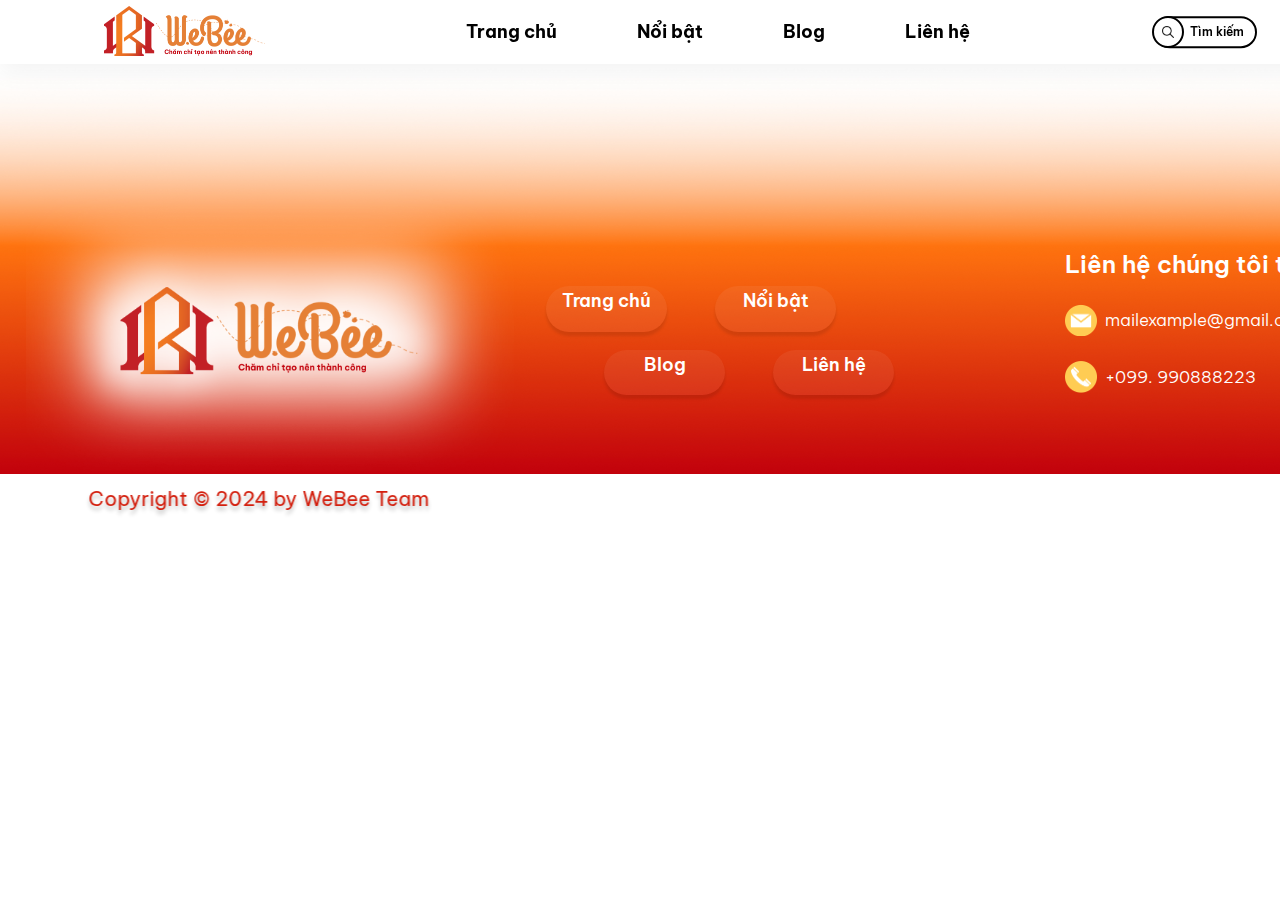
<file: index.html>
<!DOCTYPE html>
<html lang="en">
<head>
    <meta charset="UTF-8">
    <meta name="viewport" content="width=device-width, initial-scale=1.0">
    <title>Document</title>
</head>
<body>
    <header class="header"></header>
    <footer class="footer"></footer>
    <script src="assets/js/header.js"></script>
    <script src="assets/js/footer.js"></script>
</body>
</html>
</file>
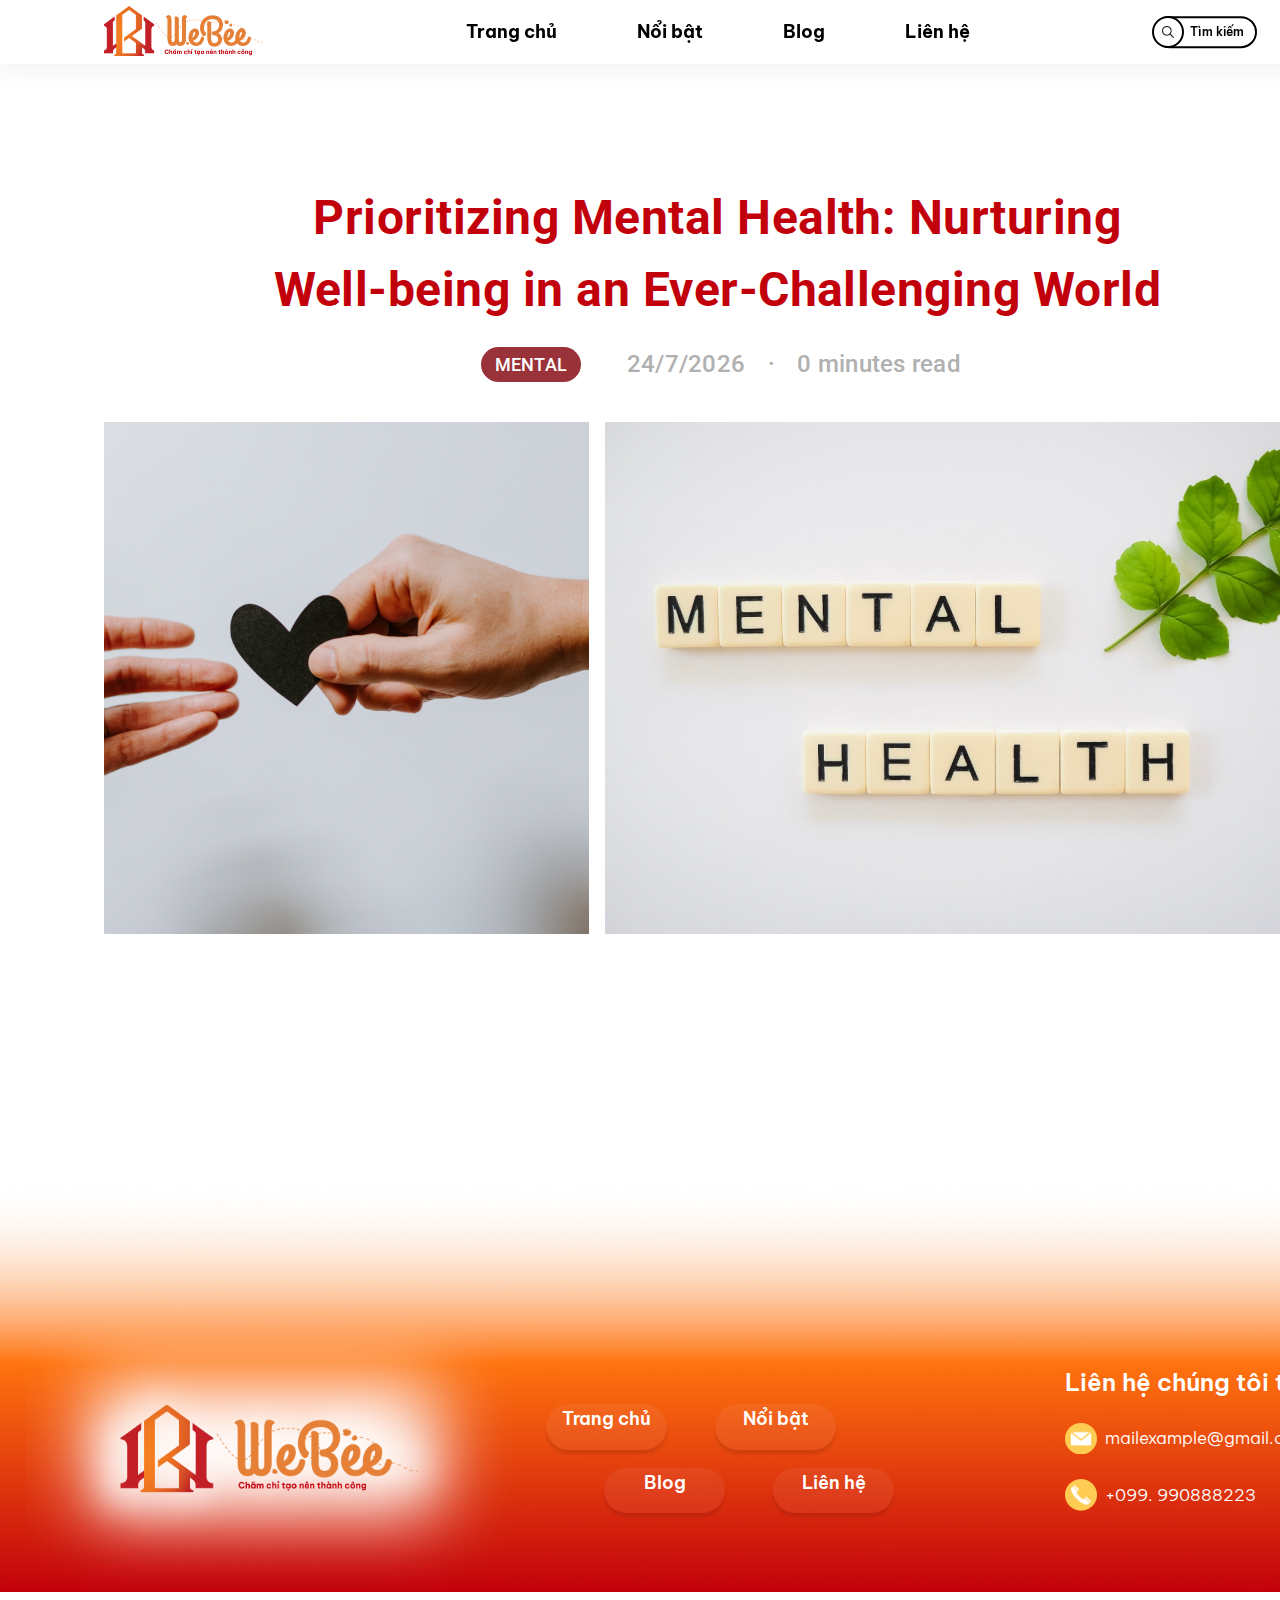
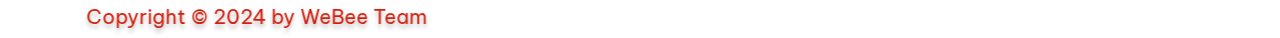
<file: blog-detail.html>
<!DOCTYPE html>
<html lang="en">
<head>
    <meta charset="UTF-8">
    <meta name="viewport" content="width=device-width, initial-scale=1.0">
    <title>Blog detail</title>
    <link rel="stylesheet" href="assets/css/blog-detail.css">
</head>
<body>
    <header class="header"></header>


    <div class="container">
        <h2 class="container__title">Prioritizing Mental Health: Nurturing<br>Well-being in an Ever-Challenging World</h2>
        <div class="container__box-info">
            <div class = "container__hashtag">
                <p>MENTAL</p>
            </div>
            <div class="container__time">
                <p class="date">03/09/2023</p>
                <p class="point">·</p>
                <p class="time">8 minutes read</p>
            </div>
        </div>
        <div class="container__box-img">
            <div class="wrapper">
                <img class="img-left" src="assets/img/blog-detail/img-left.png" alt="">
                <img class="img-right" src="assets/img/blog-detail/img-right.png" alt="">
            </div>
        </div>
    </div>


    <footer class="footer"></footer>
    <script src="assets/js/header.js"></script>
    <script src="assets/js/footer.js"></script>
    <script src="assets/js/blog-detail.js"></script>
    <script type="module">
    </script>
</body>
</html>
</file>
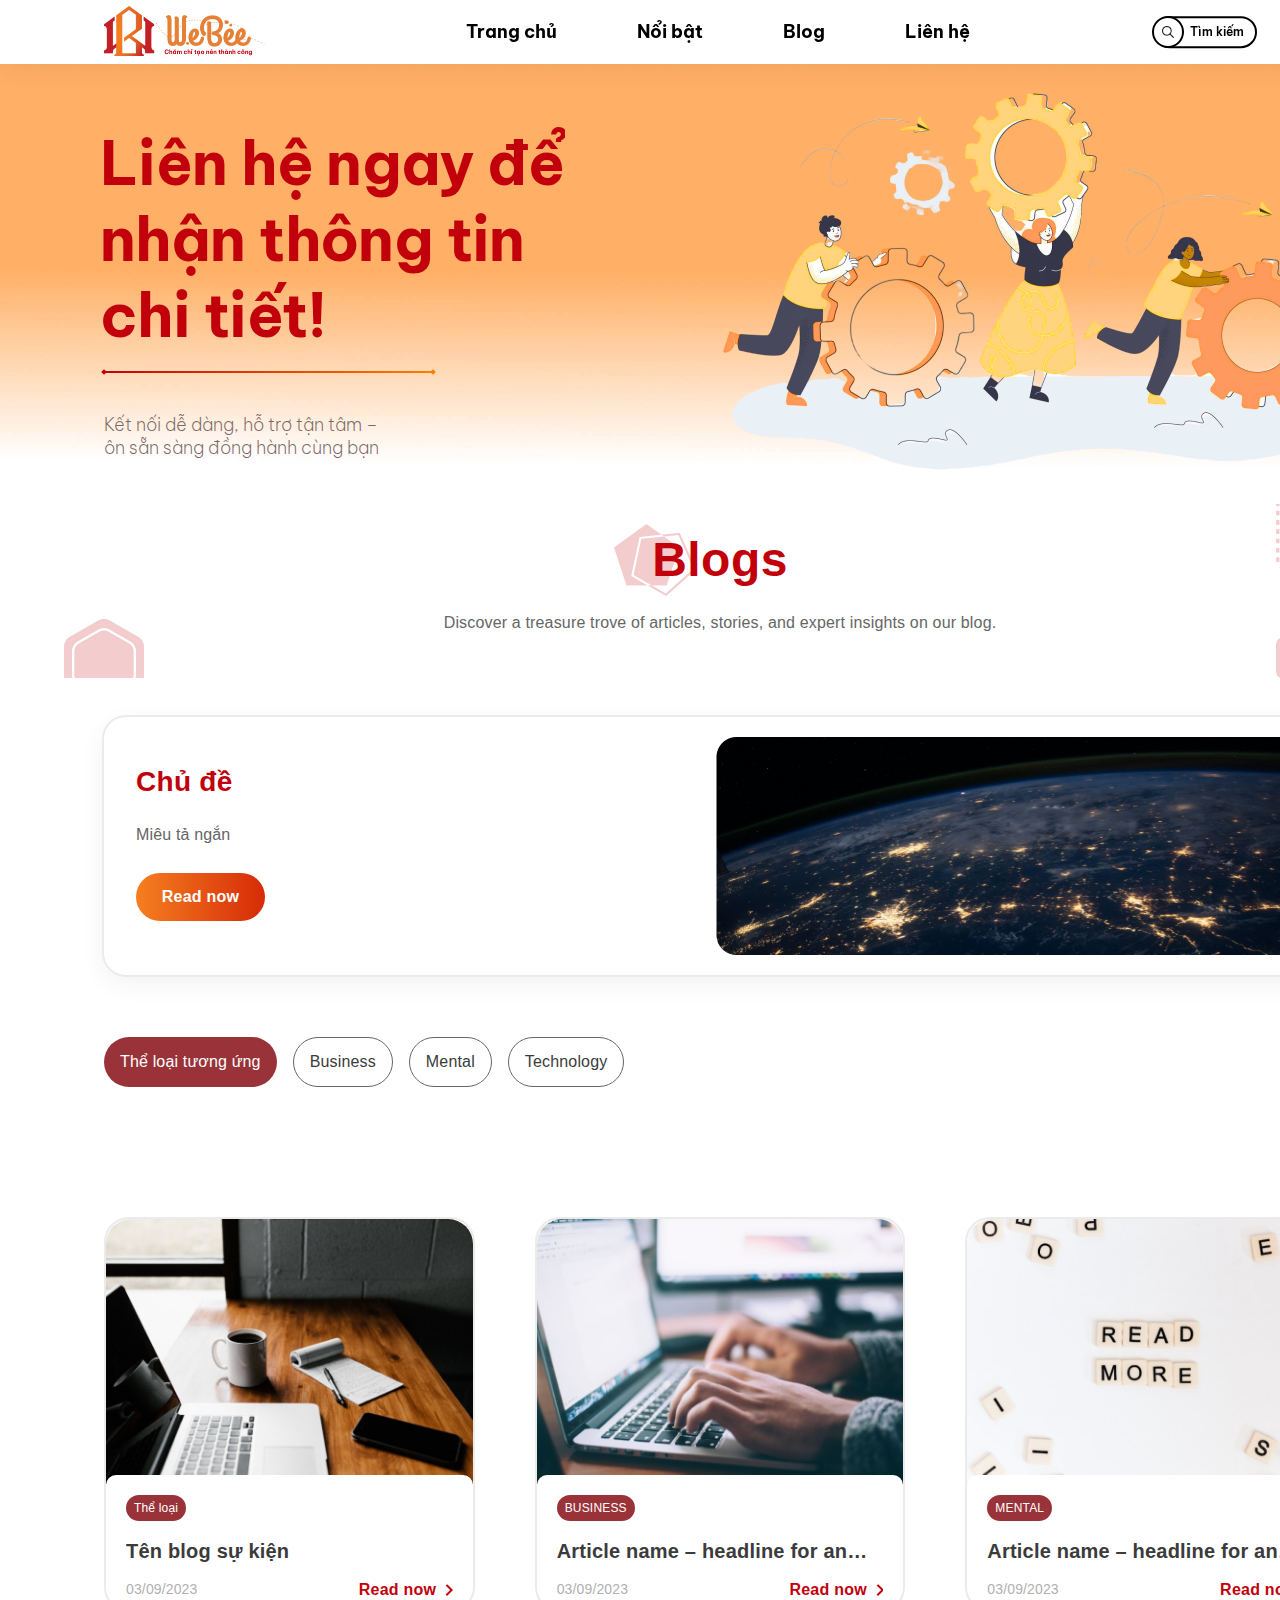
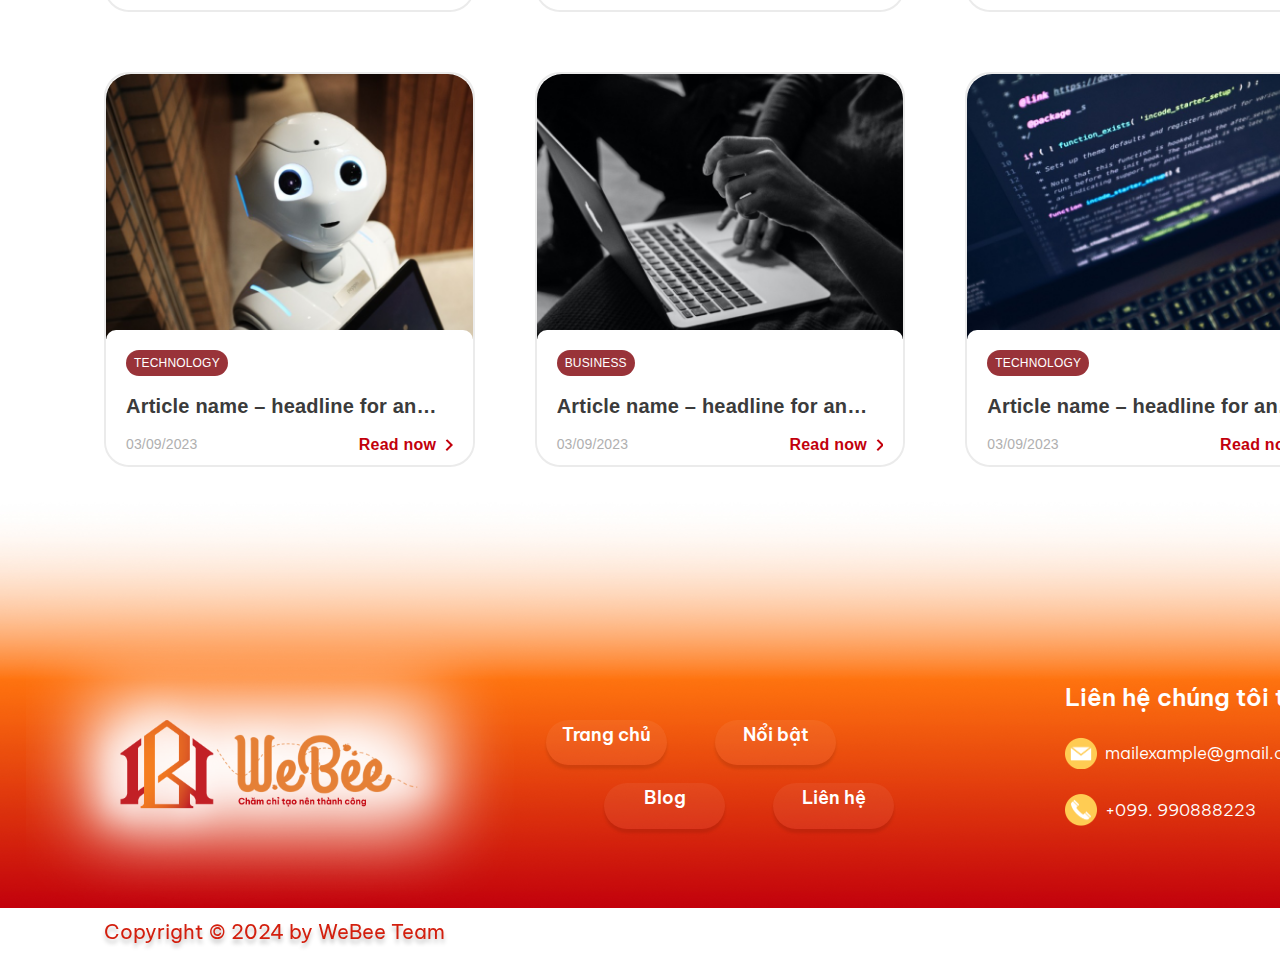
<file: blogs.html>
<!DOCTYPE html>
<html lang="en">

<head>
    <meta charset="UTF-8">
    <meta name="viewport" content="width=device-width, initial-scale=1.0">
    <title>Document</title>
    <link rel="stylesheet" href="assets/css/blogs.css">
</head>

<body>
    <header class="header"></header>
    <content>
        <div class="selection1">
            <div class="wrapper">
                <div class="selection1--left">
                    <h1 class="selection1__title">Liên hệ ngay để nhận thông tin<br>chi tiết!</h1>
                    <div class='underline'>
                        <div class="square1 square"></div>
                        <div class="square2 square"></div>
                    </div>
                    <p class="selection1__comment">Kết nối dễ dàng, hỗ trợ tận tâm –<br>ôn sẵn sàng đồng hành cùng bạn
                    </p>
                </div>
                <div class="selection1--right"></div>
            </div>
        </div>
        <div class="banner">
            <div class="wrapper">
                <div class="banner__title">
                    <img class="title__img" src="assets/img/blogs/banner/Ornament 71.jpg" alt="">
                    <h1 class="title__text">Blogs</h1>
                </div>
                <p class="banner__comment">Discover a treasure trove of articles, stories, and expert insights on our
                    blog.</p>
                <img class="img-bg-left" src="assets/img/blogs/banner/Ornament 73.jpg" alt="">
                <div class="img-bg-right">
                    <img class="img-top" src="assets/img/blogs/banner/Ornament 64.png" alt="">
                    <img class="img-bottom" src="assets/img/blogs/banner/Ornament 65.png" alt="">
                </div>
            </div>
        </div>
        <div class="topic">
            <div class="wrapper">
                <div class="topic-left">
                    <h2 class="topic__title">Chủ đề</h2>
                    <p class="topic__comment">Miêu tả ngắn</p>
                    <div class="topic__button">Read now</div>
                </div>
                <img class="topic-right topic__img" src="assets/img/blogs/topic/img.png" alt="">
            </div>
        </div>
        <div class="selection2">
            <div class="wrapper">
                <div class="item" id="selection2__item1">Thể loại tương ứng</div>
                <div class="item" id="selection2__item2">Business</div>
                <div class="item" id="selection2__item3">Mental</div>
                <div class="item" id="selection2__item4">Technology</div>
            </div>
        </div>
        <div class="selection3">
            <div class="wrapper">
                <div class="item">
                    <img src="assets/img/blogs/selection3/img1.png" alt="">
                    <div class="item__content">
                        <div class="item__hashtag">Thể loại</div>
                        <br>
                        <label class="item__title" for="">Tên blog sự kiện</label>
                        <div class="item__date">
                            <p>03/09/2023</p>
                            <div class="item__button">Read now<img src="assets/img/blogs/selection3/Vector.png" alt=""></div>
                        </div>
                    </div>
                </div>
                <div class="item">
                    <img src="assets/img/blogs/selection3/img2.png" alt="">
                    <div class="item__content">
                        <div class="item__hashtag">BUSINESS</div>
                        <br>
                        <label class="item__title" for="">Article name – headline for an article</label>
                        <div class="item__date">
                            <p>03/09/2023</p>
                            <div class="item__button">Read now<img src="assets/img/blogs/selection3/Vector.png" alt=""></div>
                        </div>
                    </div>
                </div>
                <div class="item">
                    <img src="assets/img/blogs/selection3/img3.png" alt="">
                    <div class="item__content">
                        <div class="item__hashtag">MENTAL</div>
                        <br>
                        <label class="item__title" for="">Article name – headline for an article</label>
                        <div class="item__date">
                            <p>03/09/2023</p>
                            <div class="item__button">Read now<img src="assets/img/blogs/selection3/Vector.png" alt=""></div>
                        </div>
                    </div>
                </div>
                <div class="item">
                    <img src="assets/img/blogs/selection3/img4.png" alt="">
                    <div class="item__content">
                        <div class="item__hashtag">TECHNOLOGY</div>
                        <br>
                        <label class="item__title" for="">Article name – headline for an article</label>
                        <div class="item__date">
                            <p>03/09/2023</p>
                            <div class="item__button">Read now<img src="assets/img/blogs/selection3/Vector.png" alt=""></div>
                        </div>
                    </div>
                </div>
                <div class="item">
                    <img src="assets/img/blogs/selection3/img5.png" alt="">
                    <div class="item__content">
                        <div class="item__hashtag">BUSINESS</div>
                        <br>
                        <label class="item__title" for="">Article name – headline for an article</label>
                        <div class="item__date">
                            <p>03/09/2023</p>
                            <div class="item__button">Read now<img src="assets/img/blogs/selection3/Vector.png" alt=""></div>
                        </div>
                    </div>
                </div>
                <div class="item">
                    <img src="assets/img/blogs/selection3/img6.png" alt="">
                    <div class="item__content">
                        <div class="item__hashtag">TECHNOLOGY</div>
                        <br>
                        <label class="item__title" for="">Article name – headline for an article</label>
                        <div class="item__date">
                            <p>03/09/2023</p>
                            <div class="item__button">Read now<img src="assets/img/blogs/selection3/Vector.png" alt=""></div>
                        </div>
                    </div>
                </div>
            </div>
        </div>
    </content>
    <footer class="footer"></footer>
    <script src="assets/js/blogs.js"></script>
    <script src="assets/js/header.js"></script>
    <script src="assets/js/footer.js"></script>
</body>

</html>
</file>
<file: assets/css/blog-detail.css>
/* roboto font */
@import url('https://fonts.googleapis.com/css2?family=Roboto:ital,wght@0,100;0,300;0,400;0,500;0,700;0,900;1,100;1,300;1,400;1,500;1,700;1,900&display=swap');
/* be VietNam font */
@import url('https://fonts.googleapis.com/css2?family=Be+Vietnam+Pro:ital,wght@0,100;0,200;0,300;0,400;0,500;0,600;0,700;0,800;0,900;1,100;1,200;1,300;1,400;1,500;1,600;1,700;1,800;1,900&display=swap');
/* bacsic css */
.container {
    width: 100%;
    min-height: 1000px;
    background-color: white;
    justify-content: center;
    margin-top: 118px;
    position: relative;
}

.container__title {
    position: relative;
    transform: translateX(-50%);
    left: 50%;
    width: 893px;
    height: 144px;
    font-family: 'Roboto';
    font-style: normal;
    font-weight: 700;
    font-size: 48px;
    line-height: 150%;
    text-align: center;
    letter-spacing: 0.01em;
    color: #C2000C;
}

.container__box-info {
    display: flex;
    position: relative;
    transform: translateX(-50%);
    left: 50%;
    width: 478px;
    height: 36px;
    gap: 46px;
    margin-top: 20px;
}

.container__time {
    display: flex;
    gap: 22.5px;
}

.container * {
    display: flex;
    align-items: center;
}

.container__hashtag {
    display: flex;
    justify-content: center;
    align-items: center;
    padding: 4px 14px;
    width: auto;
    height: auto;
    background: #993339;
    border-radius: 40px;
}

.container__hashtag p {
    display: flex;
    justify-content: center;
    width: 72px;
    height: 27px;
    font-family: 'roboto';
    font-style: normal;
    font-size: 18px;
    font-weight: 500;
    line-height: 27px;
    letter-spacing: 0.015em;
    text-align: left;
    overflow: hidden;
    color: white;
}

.container__time p {
    display: flex;
    height: 36px;
    font-family: 'Roboto';
    font-style: normal;
    font-weight: 500;
    font-size: 24px;
    letter-spacing: 0.01em;
    color: #B0B0B0;
}

.container__time .time {
    width: 200px;
    height: 36px;
}

.container__box-img{
    margin-top: 40px;
    width: 100%;
    display: flex;
    justify-content: center;
}
.container__box-img .wrapper{
    width: calc(100% - 104*2px);
    display: flex;
    gap: 16px;
}
.container__box-img .wrapper .img-left{
    width: calc((100% - 16px) / 1216 * 485);
}
.container__box-img .wrapper .img-right{
    width: calc((100% - 16px) / 1216 * 731);
}
</file>
<file: assets/css/blogs.css>
/* underline */
.underline {
    width: 471px;
    height: 0;
    border: 0.5px solid transparent;
    display: flex;
    align-items: center;
    position: relative;
    background: linear-gradient(#ccc 0 0) padding-box, linear-gradient(to right, #C2000C, #FF7F00) border-box;
    border-radius: 15px;
}

.square {
    width: 0;
    height: 0;
    border: 2px solid #000;
    position: absolute;
    transform: rotate(45deg);
}

.square1 {
    left: -1px;
    border-color: #C2000C;
}

.square2 {
    right: -1px;
    border-color: #FF7F00;
}

/* selection1 */
.selection1 {
    box-sizing: border-box;
    padding-top: 61px;
    position: relative;
    width: 100%;
    height: 440px;
    background-image: url(../img/blogs/selection1/bg.jpg);
    background-size: cover;
}

.selection1 .wrapper {
    width: calc(100% - 104px*2);
    margin: auto;
    display: flex;
    position: relative;
}

.selection1--left {
    position: relative;
}

.selection1__title {
    font-family: 'Be Vietnam Pro';
    font-style: normal;
    font-weight: 700;
    font-size: 60px;
    line-height: 76px;
    display: flex;
    align-items: center;
    background: linear-gradient(0deg, #C2000C, #C2000C);
    -webkit-background-clip: text;
    -webkit-text-fill-color: transparent;
    background-clip: text;
    letter-spacing: -0.58px;
    position: relative;
    transform: translateX(-4px);
    width: 465px;
}

.selection1 .underline {
    margin-top: 18px;
    width: 331px;
    transform: translateX(-2px);
}

.selection1__comment {
    margin-top: 40px;
    font-family: 'Be Vietnam Pro';
    font-style: normal;
    font-weight: 200;
    font-size: 18px;
    line-height: 23px;
    display: flex;
    align-items: center;
    color: #7C6565;
}

.selection1--right {
    background-image: url(../img/blogs/selection1/image.png);
    width: 632px;
    height: 438px;
    background-size: cover;
    position: absolute;
    right: 0;
    margin-top: 30px;
    transform: translate(9px, -90px);
}

/* banner */
.banner {
    width: 100%;
    position: relative;
    box-sizing: border-box;
}

.banner .wrapper {
    position: relative;
    width: calc(100% - 104px*2);
    margin: auto;
    justify-content: center;
}

.banner__title {
    padding-top: 20px;
    position: relative;
    display: flex;
    width: 100%;
    justify-content: center;
}

.banner__title .title__img {
    position: absolute;
    z-index: -1;
    width: 82px;
    transform: translate(-65px, 0px);
}

.banner__title .title__text {
    font-family: 'roboto', sans-serif;
    font-style: normal;
    font-size: 48px;
    font-weight: 600;
    line-height: 72px;
    letter-spacing: 0.01em;
    text-align: center;
    color: #C2000C;
}

.banner .banner__comment {
    margin-top: 15px;
    width: 100%;
    text-align: center;
    display: inline-block;

    font-family: "Roboto", sans-serif;
    font-size: 16px;
    font-weight: 400;
    line-height: 24px;
    letter-spacing: 0.01em;
    text-align: center;
    color: #666666;
    margin-bottom: 80px;
}

.img-bg-left {
    position: absolute;
    transform: translate(-50%, 23px);
    left: 0px;
    width: 80px;
}

.img-bg-right {
    width: 120px;
    height: 200%;
    position: absolute;
    transform: translateX(50%);
    right: 0;
    top: 0;
}

.img-bg-right .img-top {
    width: 120px;
}

.img-bg-right .img-bottom {
    margin-top: 20px;
    width: 60px;
    position: relative;
}

/* topic */
.topic {
    padding: 20px 0;
    width: calc(100% - 104px*2);
    margin: auto;
    border: 2px solid #EBEBEB;
    box-shadow: 0px 8px 24px 0px #0000000D;
    width: Fill (1, 233px)px;
    border-radius: 24px;
}

.topic .wrapper {
    width: 100%;
    position: relative;
    display: flex;
    justify-content: space-between;
    align-items: center;
}

.topic-left {
    position: relative;
    height: 170px;
    margin-left: 32px;
}

.topic__title {
    font-family: 'Roboto', sans-serif;
    font-style: normal;
    font-weight: 700;
    font-size: 28px;
    line-height: 150%;
    letter-spacing: 0.01em;
    color: #C2000C;
}

.topic__comment {
    margin-top: 20px;
    font-family: 'Roboto', sans-serif;
    font-style: normal;
    font-weight: 400;
    font-size: 16px;
    line-height: 150%;
    letter-spacing: 0.01em;
    color: #666666;
}

.topic__button {
    margin-top: 26px;
    display: flex;
    flex-direction: row;
    justify-content: center;
    align-items: center;
    padding: 12px 16px;
    background: linear-gradient(90deg, #F57F20 0%, #D62B08 100%);
    border-radius: 100px;
    width: 97px;
    font-family: 'Roboto', sans-serif;
    font-style: normal;
    font-weight: 700;
    font-size: 16px;
    line-height: 150%;
    display: flex;
    align-items: center;
    letter-spacing: 0.015em;
    color: #FFFFFF;
}
.topic__button:hover{
    transform: 0.05s;
    background: #2B367B;
}

.topic-right {
    width: 600.5px;
    margin-right: 20px;
}

/* selection 2 */
.selection2 {
    width: 100%;
    display: flex;
    justify-content: center;
    margin-top: 60px;
}

.selection2 .wrapper {
    width: calc(100% - 104px*2);
    display: flex;
    gap: 16px;
}

.selection2 .item {
    box-sizing: border-box;
    transition: 0.05s;
    display: flex;
    flex-direction: row;
    justify-content: center;
    align-items: center;
    padding: 12px 16px;
    gap: 8px;
    border-radius: 40px;
    font-family: 'Roboto',sans-serif;
    font-style: normal;
    font-weight: 500;
    font-size: 16px;
    line-height: 150%;
    letter-spacing: 0.01em;
    color: #3B3B3B;
    border: 1px solid #666666;
}
#selection2__item1 {
    border: none;
    background: #993339;
    color: #FFFFFF;
}
/* selection 5 */
.selection3 {
    margin-top: 100px;
    margin-bottom: 31px;
    width: 100%;
    justify-content: center;
}

.selection3 .wrapper {
    padding-top: 30px;
    margin: auto;
    width: calc(100% - 104px*2);
    display: grid;
    gap: 60px;
    grid-template-columns: repeat(3, 1fr);
}

.selection3 .item {
    position: relative;
    box-sizing: border-box;
    border: 2px solid #ebebeb;
    border-radius: 25px;
    height: 395px;
}

.selection3 .item img {
    cursor: pointer;
    width: 100%;
    height: 265px;
    object-fit: cover;
    border-radius: 25px 25px 0 0;
}

.selection3 .item__content {
    border-radius: 10px 10px 25px 25px;
    box-sizing: border-box;
    position: absolute;
    bottom: 0;
    padding: 20px;
    width: 100%;
    height: 135px;
    background-color: white;
}

.selection3 .item__hashtag {
    cursor: pointer;
    margin-bottom: 15px;
    display: inline-flex;
    flex-direction: row;
    justify-content: center;
    align-items: center;
    padding: 4px 8px;
    gap: 8px;
    background: rgba(128, 0, 8, 0.8);
    border-radius: 40px;
    font-family: 'Roboto',sans-serif;
    font-style: normal;
    font-weight: 400;
    font-size: 12px;
    line-height: 150%;
    letter-spacing: 0.015em;
    color: #FFF;
}

.selection3 .item__title {
    cursor: pointer;
    width: 328px;
    height: 30px;
    font-family: 'Roboto',sans-serif;
    font-style: normal;
    font-weight: 700;
    font-size: 20px;
    line-height: 150%;
    letter-spacing: 0.01em;
    color: #3B3B3B;
    align-self: stretch;
    display: -webkit-box;
    -webkit-box-orient: vertical;
    overflow: hidden;
    text-overflow: ellipsis;
    line-clamp: 1;
    -webkit-line-clamp: 1;
}

.selection3 .item__date {
    width: calc(100% - 40px);
    display: flex;
    align-items: center;
    justify-content: space-between;
    position: absolute;
    bottom: 8px;
}

.selection3 .item__date p {
    font-family: 'Roboto',sans-serif;
    font-style: normal;
    font-weight: 500;
    font-size: 14px;
    line-height: 150%;
    letter-spacing: 0.01em;
    color: #B0B0B0;
}

.selection3 .item__date .item__button {
    cursor: pointer;
    background-color: transparent;
    border: none;
    font-family: 'Roboto',sans-serif;
    font-style: normal;
    font-weight: 700;
    font-size: 16px;
    line-height: 150%;
    display: flex;
    align-items: center;
    letter-spacing: 0.015em;
    color: #C2000C;
}

.selection3 .item__date .item__button img {
    width: 7.41px;
    height: 12px;
    margin-left: 9px;
}
</file>
